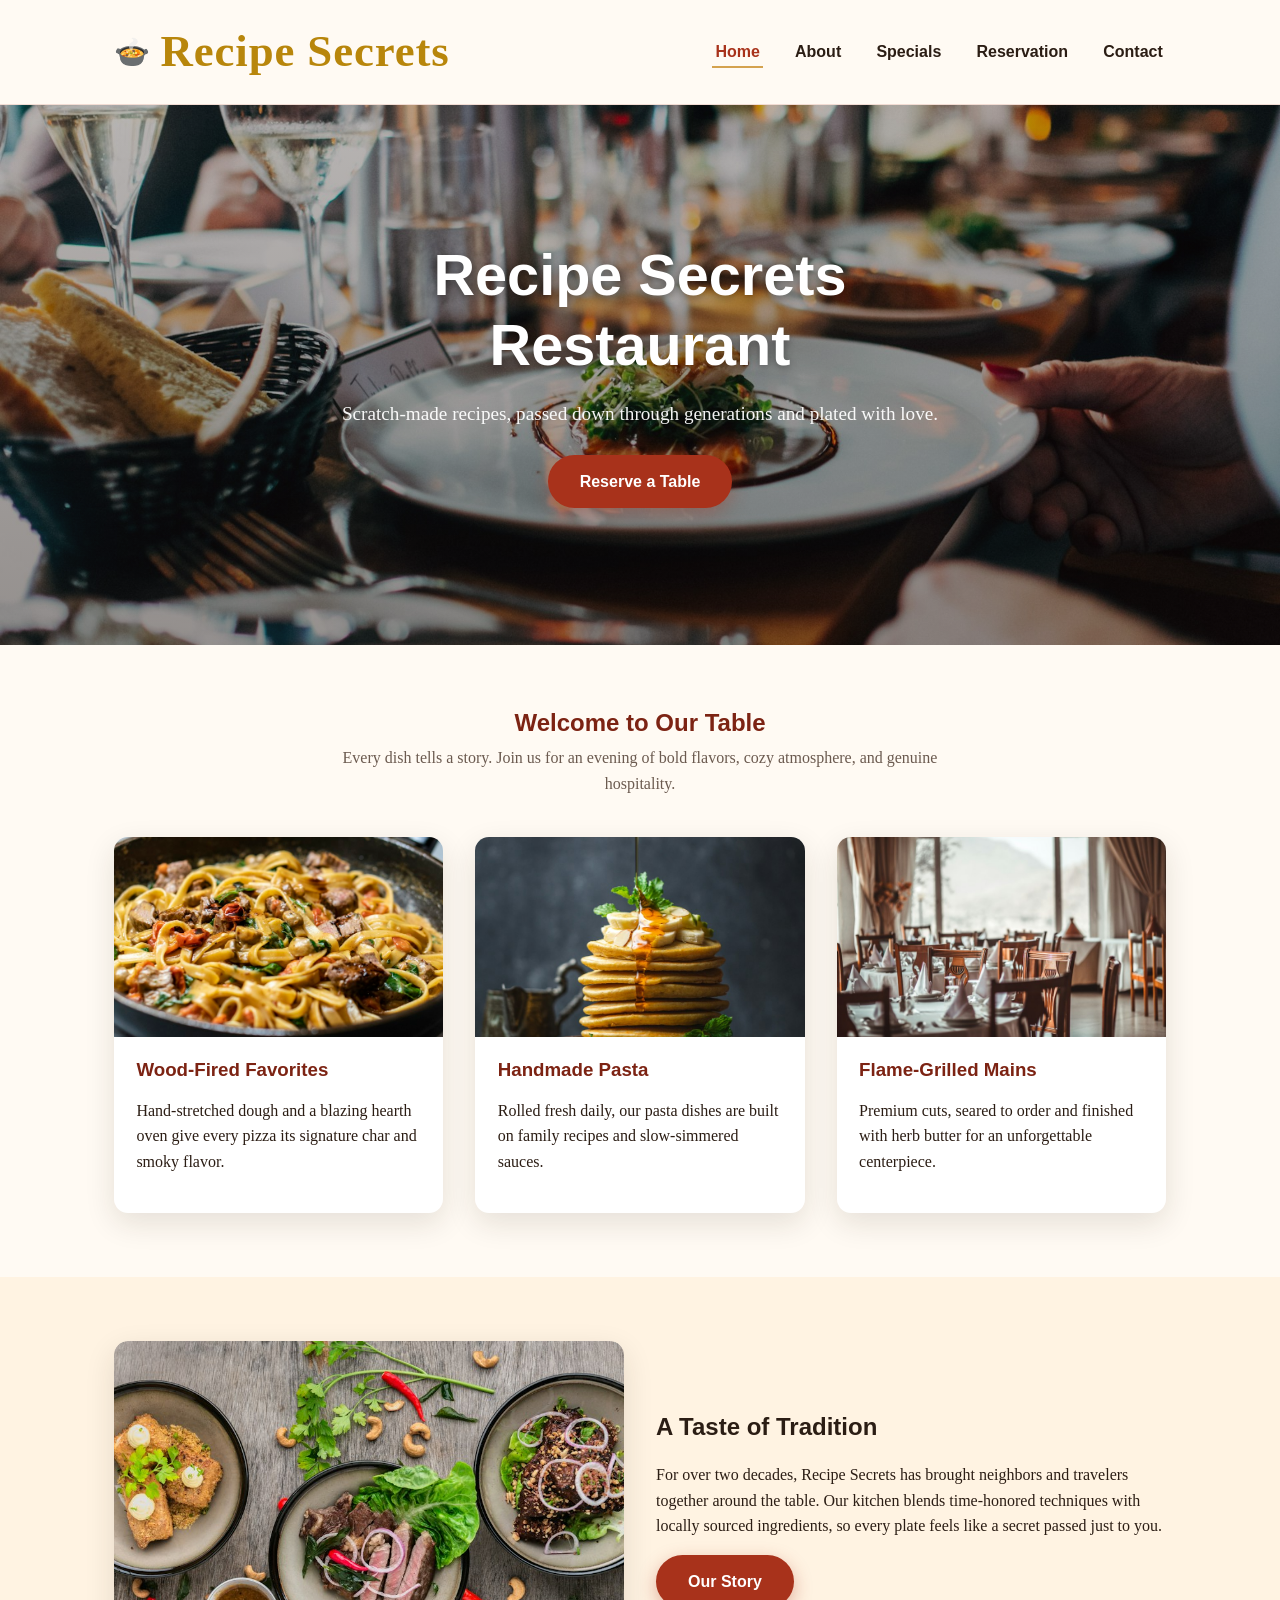
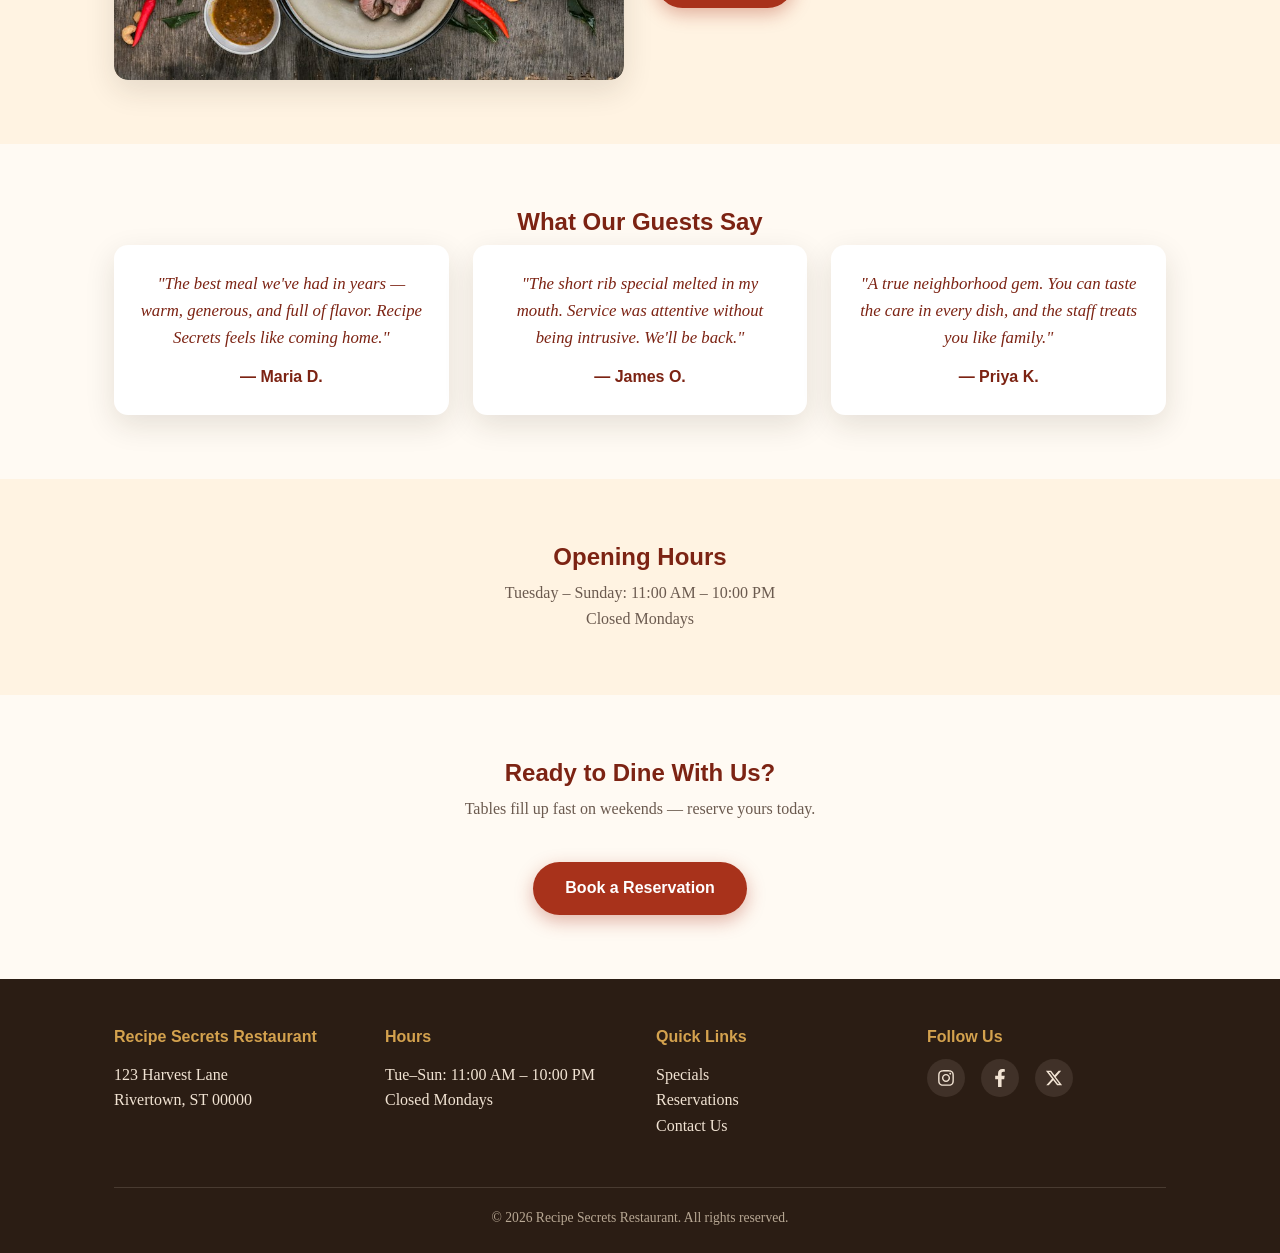
<file: index.html>
<!doctype html>
<html lang="en">
<head>
  <meta charset="UTF-8" />
  <meta name="viewport" content="width=device-width, initial-scale=1.0" />
  <title>Recipe Secrets Restaurant | Home</title>
  <meta name="description" content="Recipe Secrets Restaurant — warm, scratch-made cooking and a dining room that feels like family." />

  <!-- Open Graph -->
  <meta property="og:type" content="website" />
  <meta property="og:title" content="Recipe Secrets Restaurant" />
  <meta property="og:description" content="Scratch-made recipes, passed down through generations and plated with love." />
  <meta property="og:image" content="images/hero-home.jpg" />

  <!-- Favicon: inline SVG, a cream "R" on a paprika-red circle -->
  <link rel="icon" type="image/svg+xml" href="data:image/svg+xml,%3Csvg xmlns='http://www.w3.org/2000/svg' viewBox='0 0 100 100'%3E%3Ccircle cx='50' cy='50' r='50' fill='%23a8321b'/%3E%3Ctext x='50' y='68' font-size='55' font-family='Georgia,serif' font-weight='bold' fill='%23fffaf3' text-anchor='middle'%3ER%3C/text%3E%3C/svg%3E">

  <link rel="stylesheet" href="css/style.css" />
</head>
<body>
  <header class="site-header">
    <nav class="nav">
      <a href="index.html" class="brand"><span class="brand-icon">🍲</span> Recipe Secrets</a>
      <button class="nav-toggle" aria-label="Toggle navigation" aria-expanded="false">
        <span></span><span></span><span></span>
      </button>
      <ul class="nav-links">
        <li><a href="index.html" aria-current="page">Home</a></li>
        <li><a href="about.html">About</a></li>
        <li><a href="specials.html">Specials</a></li>
        <li><a href="reservation.html">Reservation</a></li>
        <li><a href="contact.html">Contact</a></li>
      </ul>
    </nav>
  </header>

  <main>
    <section class="hero" style="background-image: url('images/hero-home.jpg');">
      <div class="hero-content">
        <h1>Recipe Secrets Restaurant</h1>
        <p>Scratch-made recipes, passed down through generations and plated with love.</p>
        <a href="reservation.html" class="btn">Reserve a Table</a>
      </div>
    </section>

    <section>
      <div class="container">
        <h2 class="section-title">Welcome to Our Table</h2>
        <p class="section-subtitle">Every dish tells a story. Join us for an evening of bold flavors, cozy atmosphere, and genuine hospitality.</p>
        <div class="grid grid-3">
          <div class="card">
            <div class="card-img-wrap">
              <img src="images/card-pizza.jpg" alt="Wood-fired pizza fresh from the oven" loading="lazy" />
            </div>
            <div class="card-body">
              <h3>Wood-Fired Favorites</h3>
              <p>Hand-stretched dough and a blazing hearth oven give every pizza its signature char and smoky flavor.</p>
            </div>
          </div>
          <div class="card">
            <div class="card-img-wrap">
              <img src="images/card-pasta.jpg" alt="Fresh handmade pasta dish" loading="lazy" />
            </div>
            <div class="card-body">
              <h3>Handmade Pasta</h3>
              <p>Rolled fresh daily, our pasta dishes are built on family recipes and slow-simmered sauces.</p>
            </div>
          </div>
          <div class="card">
            <div class="card-img-wrap">
              <img src="images/card-steak.jpg" alt="Perfectly seared steak dinner" loading="lazy" />
            </div>
            <div class="card-body">
              <h3>Flame-Grilled Mains</h3>
              <p>Premium cuts, seared to order and finished with herb butter for an unforgettable centerpiece.</p>
            </div>
          </div>
        </div>
      </div>
    </section>

    <section class="section-alt">
      <div class="container">
        <div class="grid grid-2">
          <div class="rounded-photo-wrap reveal">
            <img class="rounded-photo" src="images/content-dining-table.jpg" alt="Beautifully set restaurant dining table" loading="lazy" />
          </div>
          <div>
            <h2>A Taste of Tradition</h2>
            <p>For over two decades, Recipe Secrets has brought neighbors and travelers together around the table. Our kitchen blends time-honored techniques with locally sourced ingredients, so every plate feels like a secret passed just to you.</p>
            <a href="about.html" class="btn">Our Story</a>
          </div>
        </div>
      </div>
    </section>

    <section>
      <div class="container">
        <h2 class="section-title">What Our Guests Say</h2>
        <div class="testimonial-strip">
          <div class="testimonial">
            <p class="quote">"The best meal we've had in years — warm, generous, and full of flavor. Recipe Secrets feels like coming home."</p>
            <cite>— Maria D.</cite>
          </div>
          <div class="testimonial">
            <p class="quote">"The short rib special melted in my mouth. Service was attentive without being intrusive. We'll be back."</p>
            <cite>— James O.</cite>
          </div>
          <div class="testimonial">
            <p class="quote">"A true neighborhood gem. You can taste the care in every dish, and the staff treats you like family."</p>
            <cite>— Priya K.</cite>
          </div>
        </div>
      </div>
    </section>

    <section class="section-alt">
      <div class="container">
        <h2 class="section-title">Opening Hours</h2>
        <p class="section-subtitle" style="margin-bottom:0;">Tuesday – Sunday: 11:00 AM – 10:00 PM<br />Closed Mondays</p>
      </div>
    </section>

    <section>
      <div class="container" style="text-align: center;">
        <h2 class="section-title">Ready to Dine With Us?</h2>
        <p class="section-subtitle">Tables fill up fast on weekends — reserve yours today.</p>
        <a href="reservation.html" class="btn">Book a Reservation</a>
      </div>
    </section>
  </main>

  <footer class="site-footer">
    <div class="container">
      <div class="footer-grid">
        <div>
          <h4>Recipe Secrets Restaurant</h4>
          <p>123 Harvest Lane<br />Rivertown, ST 00000</p>
        </div>
        <div>
          <h4>Hours</h4>
          <p>Tue–Sun: 11:00 AM – 10:00 PM<br />Closed Mondays</p>
        </div>
        <div>
          <h4>Quick Links</h4>
          <p>
            <a href="specials.html">Specials</a><br />
            <a href="reservation.html">Reservations</a><br />
            <a href="contact.html">Contact Us</a>
          </p>
        </div>
        <div>
          <h4>Follow Us</h4>
          <!-- Placeholder social links — replace with the restaurant's real profile URLs -->
          <div class="footer-social">
            <a href="https://instagram.com/example" aria-label="Recipe Secrets on Instagram" target="_blank" rel="noopener">
              <svg viewBox="0 0 448 512" aria-hidden="true"><path d="M224.1 141c-63.6 0-114.9 51.3-114.9 114.9s51.3 114.9 114.9 114.9S339 319.5 339 255.9 287.7 141 224.1 141zm0 189.6c-41.1 0-74.7-33.5-74.7-74.7s33.5-74.7 74.7-74.7 74.7 33.5 74.7 74.7-33.6 74.7-74.7 74.7zm146.4-194.3c0 14.9-12 26.8-26.8 26.8-14.9 0-26.8-12-26.8-26.8s12-26.8 26.8-26.8 26.8 12 26.8 26.8zm76.1 27.2c-1.7-35.9-9.9-67.7-36.2-93.9-26.2-26.2-58-34.4-93.9-36.2-37-2.1-147.9-2.1-184.9 0-35.8 1.7-67.6 9.9-93.9 36.1s-34.4 58-36.2 93.9c-2.1 37-2.1 147.9 0 184.9 1.7 35.9 9.9 67.7 36.2 93.9s58 34.4 93.9 36.2c37 2.1 147.9 2.1 184.9 0 35.9-1.7 67.7-9.9 93.9-36.2 26.2-26.2 34.4-58 36.2-93.9 2.1-37 2.1-147.8 0-184.8zM398.8 388c-7.8 19.6-22.9 34.7-42.6 42.6-29.5 11.7-99.5 9-132.1 9s-102.7 2.6-132.1-9c-19.6-7.8-34.7-22.9-42.6-42.6-11.7-29.5-9-99.5-9-132.1s-2.6-102.7 9-132.1c7.8-19.6 22.9-34.7 42.6-42.6 29.5-11.7 99.5-9 132.1-9s102.7-2.6 132.1 9c19.6 7.8 34.7 22.9 42.6 42.6 11.7 29.5 9 99.5 9 132.1s2.7 102.7-9 132.1z"/></svg>
            </a>
            <a href="https://facebook.com/example" aria-label="Recipe Secrets on Facebook" target="_blank" rel="noopener">
              <svg viewBox="0 0 320 512" aria-hidden="true"><path d="M279.14 288l14.22-92.66h-88.91v-66.5c0-25.35 12.42-50.06 52.24-50.06h40.42V6.26S260.43 0 225.36 0c-73.22 0-121.08 44.38-121.08 124.72v70.62H22.89V288h81.39v224h100.17V288z"/></svg>
            </a>
            <a href="https://x.com/example" aria-label="Recipe Secrets on X" target="_blank" rel="noopener">
              <svg viewBox="0 0 512 512" aria-hidden="true"><path d="M389.2 48h70.6L305.6 224.2 487 464H345L233.7 318.6 106.5 464H35.8l164.9-188.5L26.8 48H172.4L272.9 180.9 389.2 48zM364.4 421.8h39.1L151.1 88h-42L364.4 421.8z"/></svg>
            </a>
          </div>
        </div>
      </div>
      <div class="footer-bottom">
        &copy; 2026 Recipe Secrets Restaurant. All rights reserved.
      </div>
    </div>
  </footer>

  <script src="js/main.js"></script>
</body>
</html>
</file>
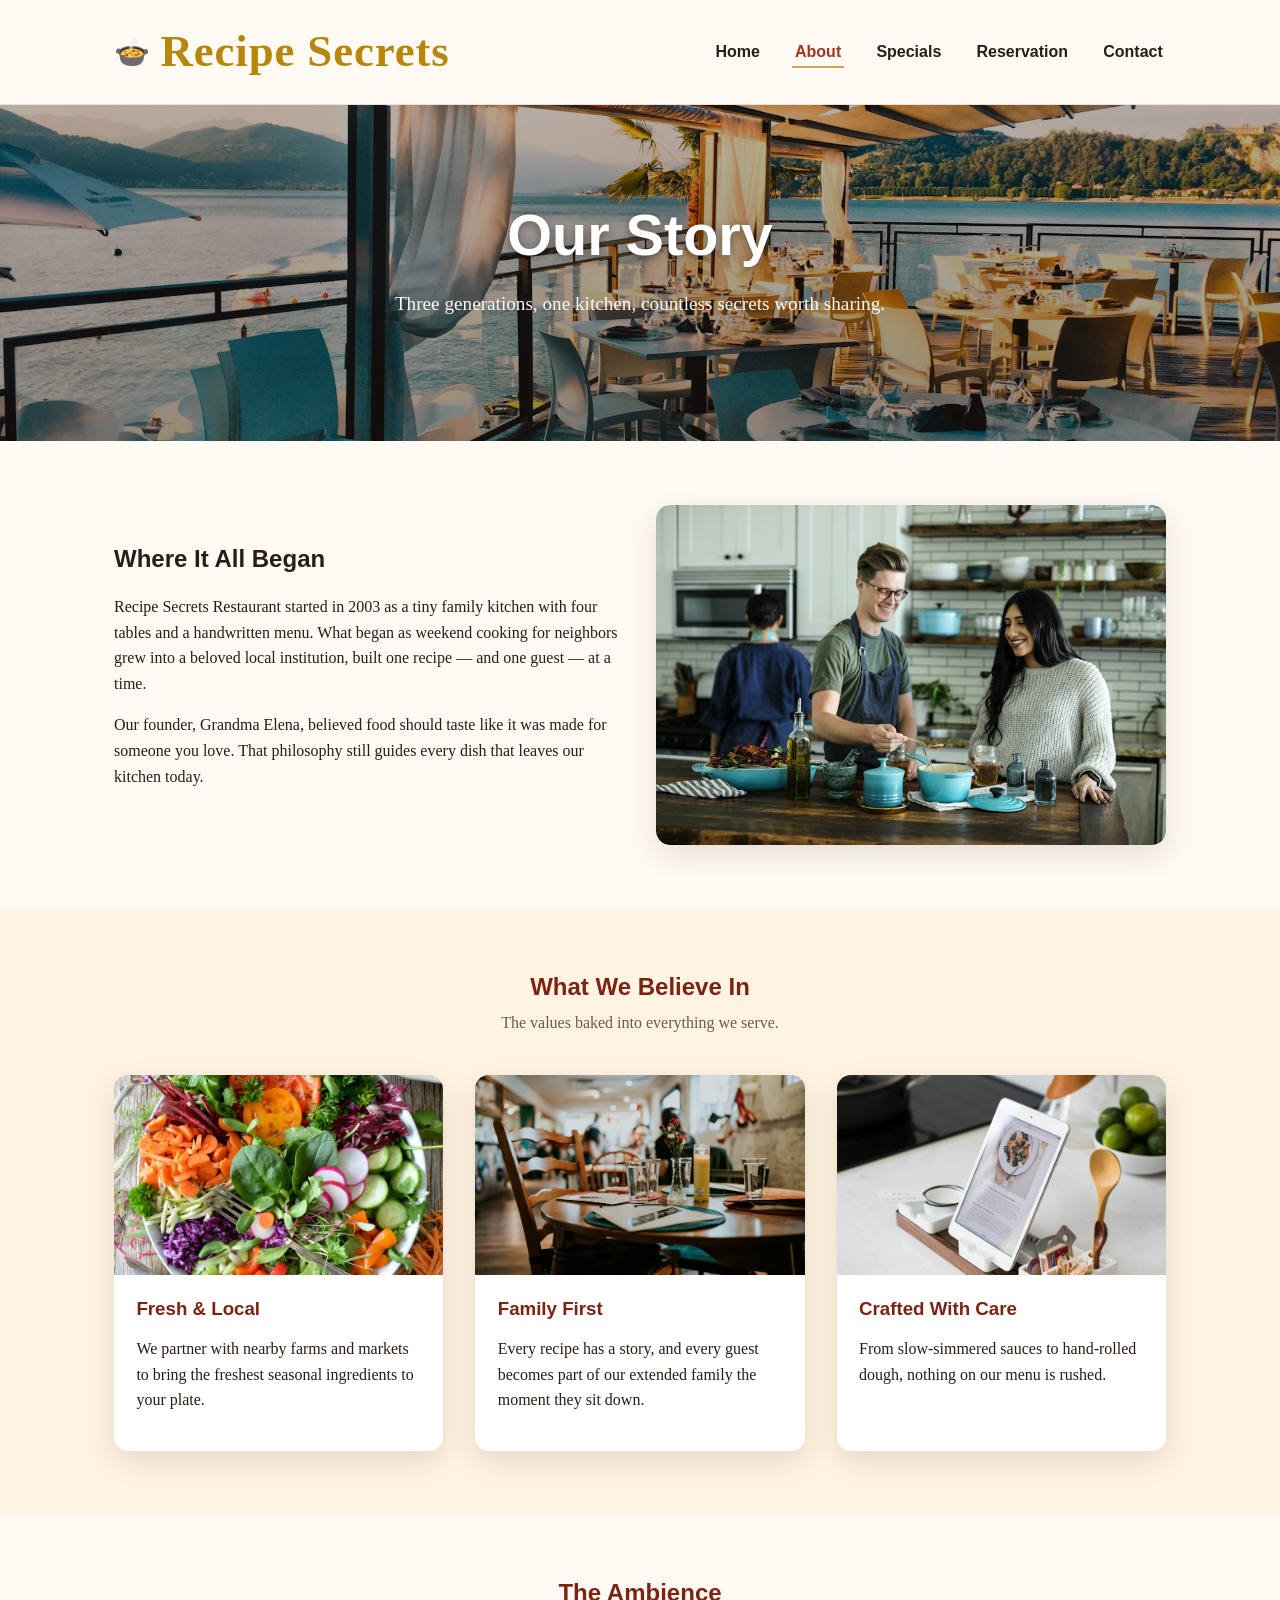
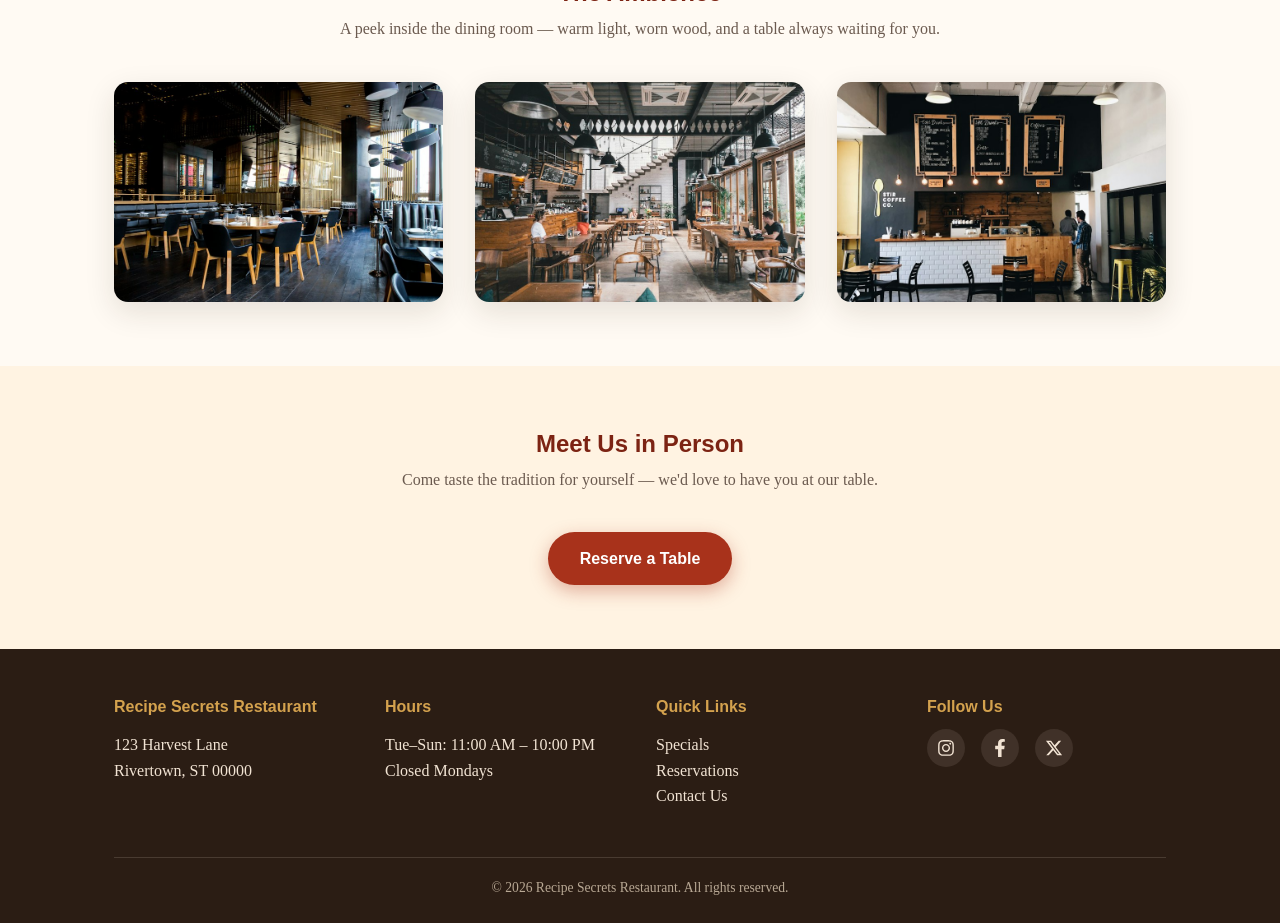
<file: about.html>
<!doctype html>
<html lang="en">
<head>
  <meta charset="UTF-8" />
  <meta name="viewport" content="width=device-width, initial-scale=1.0" />
  <title>About Us | Recipe Secrets Restaurant</title>
  <meta name="description" content="Learn the story behind Recipe Secrets Restaurant and the family who built it." />

  <!-- Open Graph -->
  <meta property="og:type" content="website" />
  <meta property="og:title" content="Our Story | Recipe Secrets Restaurant" />
  <meta property="og:description" content="Three generations, one kitchen, countless secrets worth sharing." />
  <meta property="og:image" content="images/hero-about.jpg" />

  <!-- Favicon: inline SVG, a cream "R" on a paprika-red circle -->
  <link rel="icon" type="image/svg+xml" href="data:image/svg+xml,%3Csvg xmlns='http://www.w3.org/2000/svg' viewBox='0 0 100 100'%3E%3Ccircle cx='50' cy='50' r='50' fill='%23a8321b'/%3E%3Ctext x='50' y='68' font-size='55' font-family='Georgia,serif' font-weight='bold' fill='%23fffaf3' text-anchor='middle'%3ER%3C/text%3E%3C/svg%3E">

  <link rel="stylesheet" href="css/style.css" />
</head>
<body>
  <header class="site-header">
    <nav class="nav">
      <a href="index.html" class="brand"><span class="brand-icon">🍲</span> Recipe Secrets</a>
      <button class="nav-toggle" aria-label="Toggle navigation" aria-expanded="false">
        <span></span><span></span><span></span>
      </button>
      <ul class="nav-links">
        <li><a href="index.html">Home</a></li>
        <li><a href="about.html" aria-current="page">About</a></li>
        <li><a href="specials.html">Specials</a></li>
        <li><a href="reservation.html">Reservation</a></li>
        <li><a href="contact.html">Contact</a></li>
      </ul>
    </nav>
  </header>

  <main>
    <section class="hero hero-small" style="background-image: url('images/hero-about.jpg');">
      <div class="hero-content">
        <h1>Our Story</h1>
        <p>Three generations, one kitchen, countless secrets worth sharing.</p>
      </div>
    </section>

    <section>
      <div class="container">
        <div class="grid grid-2">
          <div>
            <h2>Where It All Began</h2>
            <p>Recipe Secrets Restaurant started in 2003 as a tiny family kitchen with four tables and a handwritten menu. What began as weekend cooking for neighbors grew into a beloved local institution, built one recipe — and one guest — at a time.</p>
            <p>Our founder, Grandma Elena, believed food should taste like it was made for someone you love. That philosophy still guides every dish that leaves our kitchen today.</p>
          </div>
          <div class="rounded-photo-wrap reveal">
            <img class="rounded-photo" src="images/content-chef-kitchen.jpg" alt="Chef preparing a dish in the kitchen" loading="lazy" />
          </div>
        </div>
      </div>
    </section>

    <section class="section-alt">
      <div class="container">
        <h2 class="section-title">What We Believe In</h2>
        <p class="section-subtitle">The values baked into everything we serve.</p>
        <div class="grid grid-3">
          <div class="card">
            <div class="card-img-wrap">
              <img src="images/card-fresh-local.jpg" alt="Fresh local vegetables and ingredients" loading="lazy" />
            </div>
            <div class="card-body">
              <h3>Fresh & Local</h3>
              <p>We partner with nearby farms and markets to bring the freshest seasonal ingredients to your plate.</p>
            </div>
          </div>
          <div class="card">
            <div class="card-img-wrap">
              <img src="images/card-family.jpg" alt="Family gathered around a dinner table" loading="lazy" />
            </div>
            <div class="card-body">
              <h3>Family First</h3>
              <p>Every recipe has a story, and every guest becomes part of our extended family the moment they sit down.</p>
            </div>
          </div>
          <div class="card">
            <div class="card-img-wrap">
              <img src="images/card-plating.jpg" alt="Chef plating a gourmet dish with care" loading="lazy" />
            </div>
            <div class="card-body">
              <h3>Crafted With Care</h3>
              <p>From slow-simmered sauces to hand-rolled dough, nothing on our menu is rushed.</p>
            </div>
          </div>
        </div>
      </div>
    </section>

    <section>
      <div class="container">
        <h2 class="section-title">The Ambience</h2>
        <p class="section-subtitle">A peek inside the dining room — warm light, worn wood, and a table always waiting for you.</p>
        <div class="grid grid-3">
          <a class="gallery-item reveal" href="images/ambience-table-setting.jpg" target="_blank" rel="noopener">
            <img src="images/ambience-table-setting.jpg" alt="Candlelit table setting in the dining room" loading="lazy" />
          </a>
          <a class="gallery-item reveal" href="images/ambience-dining-room.jpg" target="_blank" rel="noopener">
            <img src="images/ambience-dining-room.jpg" alt="Warm, inviting dining room interior" loading="lazy" />
          </a>
          <a class="gallery-item reveal" href="images/ambience-bar.jpg" target="_blank" rel="noopener">
            <img src="images/ambience-bar.jpg" alt="Cozy bar area with ambient lighting" loading="lazy" />
          </a>
        </div>
      </div>
    </section>

    <section class="section-alt">
      <div class="container" style="text-align: center;">
        <h2 class="section-title">Meet Us in Person</h2>
        <p class="section-subtitle">Come taste the tradition for yourself — we'd love to have you at our table.</p>
        <a href="reservation.html" class="btn">Reserve a Table</a>
      </div>
    </section>
  </main>

  <footer class="site-footer">
    <div class="container">
      <div class="footer-grid">
        <div>
          <h4>Recipe Secrets Restaurant</h4>
          <p>123 Harvest Lane<br />Rivertown, ST 00000</p>
        </div>
        <div>
          <h4>Hours</h4>
          <p>Tue–Sun: 11:00 AM – 10:00 PM<br />Closed Mondays</p>
        </div>
        <div>
          <h4>Quick Links</h4>
          <p>
            <a href="specials.html">Specials</a><br />
            <a href="reservation.html">Reservations</a><br />
            <a href="contact.html">Contact Us</a>
          </p>
        </div>
        <div>
          <h4>Follow Us</h4>
          <!-- Placeholder social links — replace with the restaurant's real profile URLs -->
          <div class="footer-social">
            <a href="https://instagram.com/example" aria-label="Recipe Secrets on Instagram" target="_blank" rel="noopener">
              <svg viewBox="0 0 448 512" aria-hidden="true"><path d="M224.1 141c-63.6 0-114.9 51.3-114.9 114.9s51.3 114.9 114.9 114.9S339 319.5 339 255.9 287.7 141 224.1 141zm0 189.6c-41.1 0-74.7-33.5-74.7-74.7s33.5-74.7 74.7-74.7 74.7 33.5 74.7 74.7-33.6 74.7-74.7 74.7zm146.4-194.3c0 14.9-12 26.8-26.8 26.8-14.9 0-26.8-12-26.8-26.8s12-26.8 26.8-26.8 26.8 12 26.8 26.8zm76.1 27.2c-1.7-35.9-9.9-67.7-36.2-93.9-26.2-26.2-58-34.4-93.9-36.2-37-2.1-147.9-2.1-184.9 0-35.8 1.7-67.6 9.9-93.9 36.1s-34.4 58-36.2 93.9c-2.1 37-2.1 147.9 0 184.9 1.7 35.9 9.9 67.7 36.2 93.9s58 34.4 93.9 36.2c37 2.1 147.9 2.1 184.9 0 35.9-1.7 67.7-9.9 93.9-36.2 26.2-26.2 34.4-58 36.2-93.9 2.1-37 2.1-147.8 0-184.8zM398.8 388c-7.8 19.6-22.9 34.7-42.6 42.6-29.5 11.7-99.5 9-132.1 9s-102.7 2.6-132.1-9c-19.6-7.8-34.7-22.9-42.6-42.6-11.7-29.5-9-99.5-9-132.1s-2.6-102.7 9-132.1c7.8-19.6 22.9-34.7 42.6-42.6 29.5-11.7 99.5-9 132.1-9s102.7-2.6 132.1 9c19.6 7.8 34.7 22.9 42.6 42.6 11.7 29.5 9 99.5 9 132.1s2.7 102.7-9 132.1z"/></svg>
            </a>
            <a href="https://facebook.com/example" aria-label="Recipe Secrets on Facebook" target="_blank" rel="noopener">
              <svg viewBox="0 0 320 512" aria-hidden="true"><path d="M279.14 288l14.22-92.66h-88.91v-66.5c0-25.35 12.42-50.06 52.24-50.06h40.42V6.26S260.43 0 225.36 0c-73.22 0-121.08 44.38-121.08 124.72v70.62H22.89V288h81.39v224h100.17V288z"/></svg>
            </a>
            <a href="https://x.com/example" aria-label="Recipe Secrets on X" target="_blank" rel="noopener">
              <svg viewBox="0 0 512 512" aria-hidden="true"><path d="M389.2 48h70.6L305.6 224.2 487 464H345L233.7 318.6 106.5 464H35.8l164.9-188.5L26.8 48H172.4L272.9 180.9 389.2 48zM364.4 421.8h39.1L151.1 88h-42L364.4 421.8z"/></svg>
            </a>
          </div>
        </div>
      </div>
      <div class="footer-bottom">
        &copy; 2026 Recipe Secrets Restaurant. All rights reserved.
      </div>
    </div>
  </footer>

  <script src="js/main.js"></script>
</body>
</html>
</file>
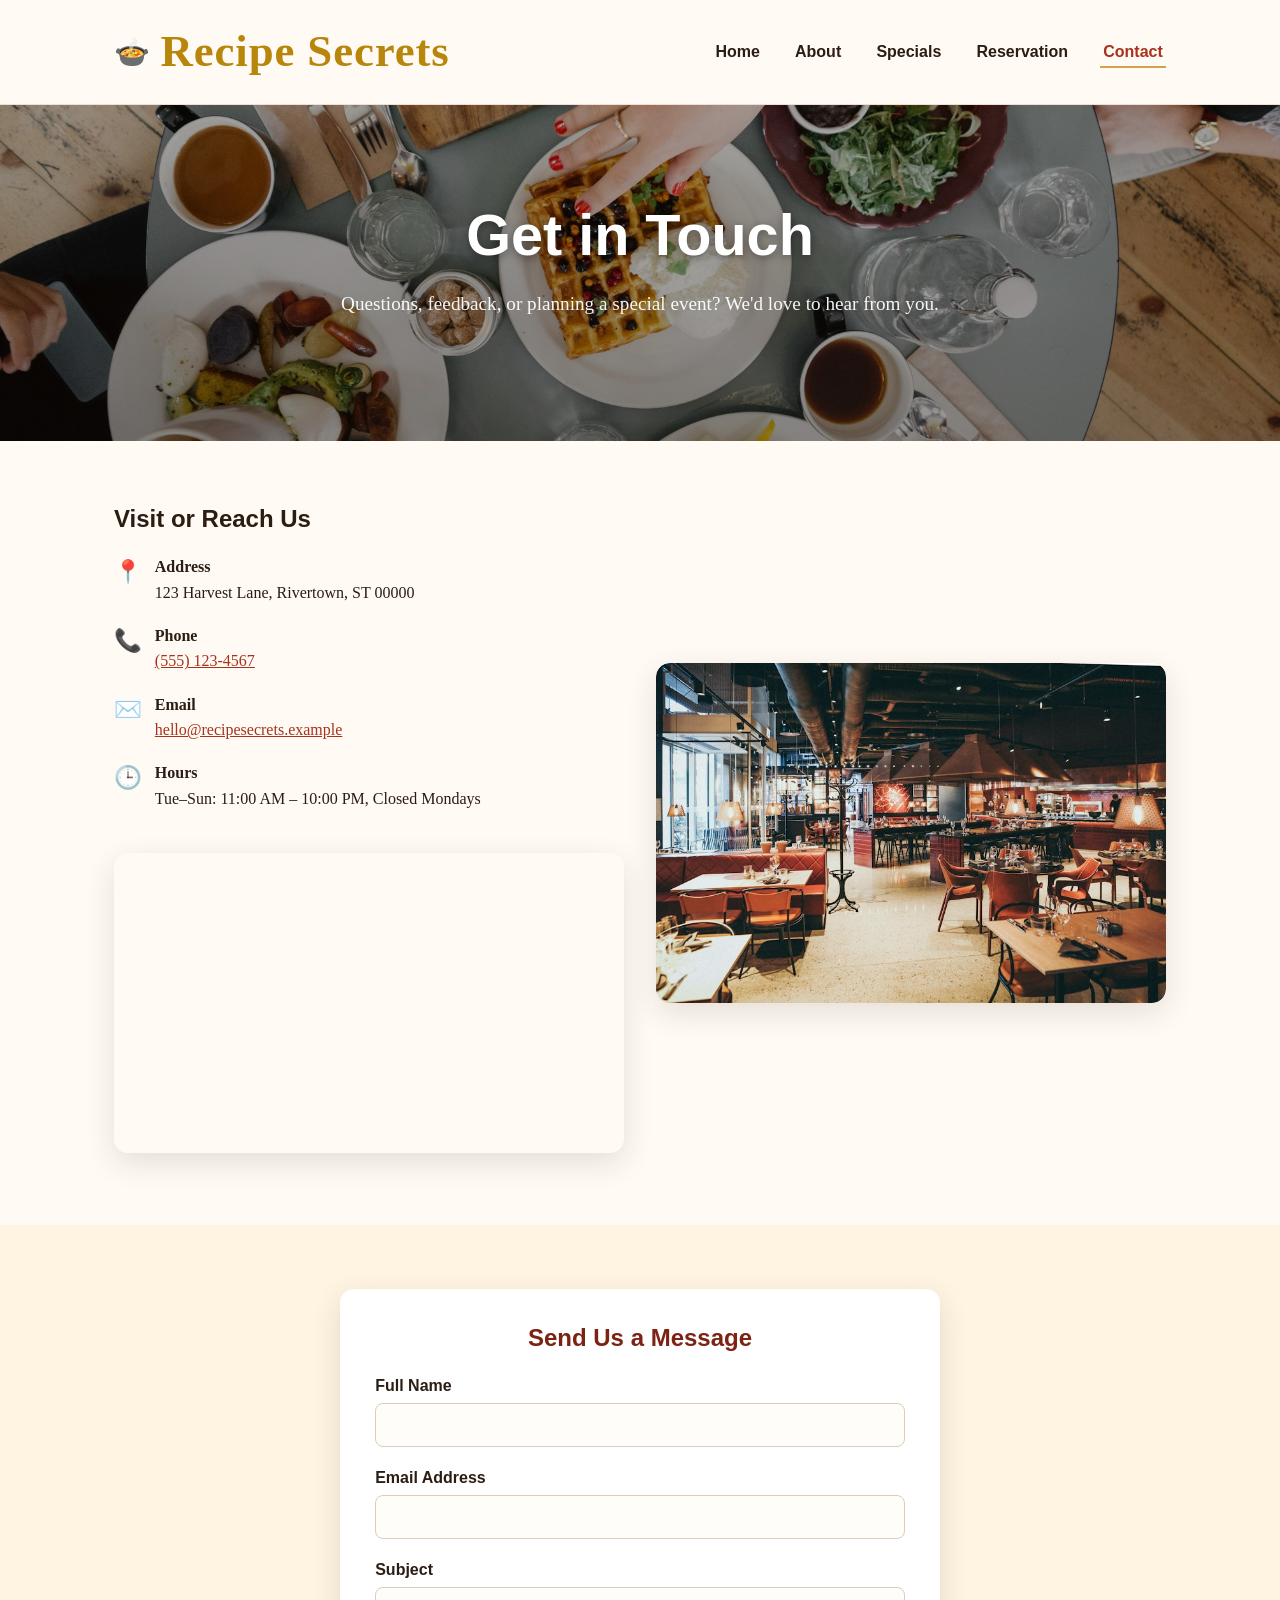
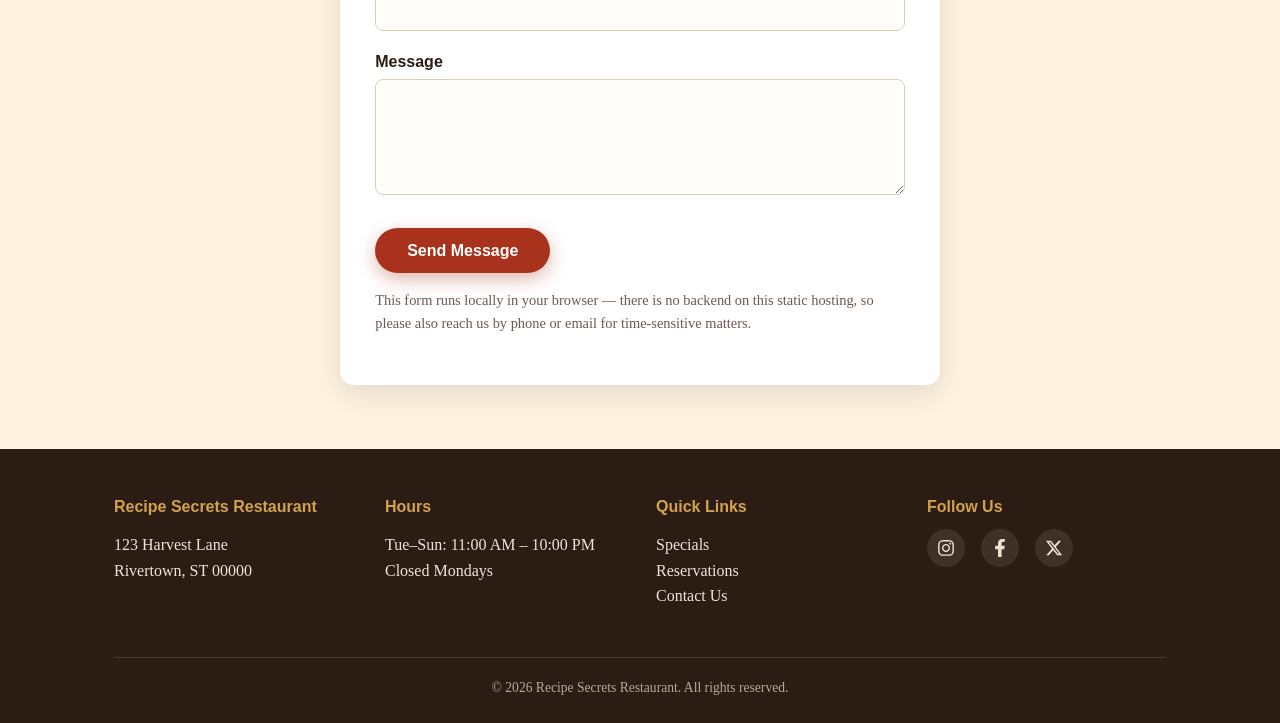
<file: contact.html>
<!doctype html>
<html lang="en">
<head>
  <meta charset="UTF-8" />
  <meta name="viewport" content="width=device-width, initial-scale=1.0" />
  <title>Contact Us | Recipe Secrets Restaurant</title>
  <meta name="description" content="Get in touch with Recipe Secrets Restaurant — location, hours, and contact form." />

  <!-- Open Graph -->
  <meta property="og:type" content="website" />
  <meta property="og:title" content="Contact | Recipe Secrets Restaurant" />
  <meta property="og:description" content="Questions, feedback, or planning a special event? We'd love to hear from you." />
  <meta property="og:image" content="images/hero-contact.jpg" />

  <!-- Favicon: inline SVG, a cream "R" on a paprika-red circle -->
  <link rel="icon" type="image/svg+xml" href="data:image/svg+xml,%3Csvg xmlns='http://www.w3.org/2000/svg' viewBox='0 0 100 100'%3E%3Ccircle cx='50' cy='50' r='50' fill='%23a8321b'/%3E%3Ctext x='50' y='68' font-size='55' font-family='Georgia,serif' font-weight='bold' fill='%23fffaf3' text-anchor='middle'%3ER%3C/text%3E%3C/svg%3E">

  <link rel="stylesheet" href="css/style.css" />
</head>
<body>
  <header class="site-header">
    <nav class="nav">
      <a href="index.html" class="brand"><span class="brand-icon">🍲</span> Recipe Secrets</a>
      <button class="nav-toggle" aria-label="Toggle navigation" aria-expanded="false">
        <span></span><span></span><span></span>
      </button>
      <ul class="nav-links">
        <li><a href="index.html">Home</a></li>
        <li><a href="about.html">About</a></li>
        <li><a href="specials.html">Specials</a></li>
        <li><a href="reservation.html">Reservation</a></li>
        <li><a href="contact.html" aria-current="page">Contact</a></li>
      </ul>
    </nav>
  </header>

  <main>
    <section class="hero hero-small" style="background-image: url('images/hero-contact.jpg');">
      <div class="hero-content">
        <h1>Get in Touch</h1>
        <p>Questions, feedback, or planning a special event? We'd love to hear from you.</p>
      </div>
    </section>

    <section>
      <div class="container">
        <div class="grid grid-2">
          <div>
            <h2>Visit or Reach Us</h2>
            <ul class="info-list">
              <li>
                <span class="icon">📍</span>
                <span><strong>Address</strong><br />123 Harvest Lane, Rivertown, ST 00000</span>
              </li>
              <li>
                <span class="icon">📞</span>
                <span><strong>Phone</strong><br /><a href="tel:+15551234567">(555) 123-4567</a></span>
              </li>
              <li>
                <span class="icon">✉️</span>
                <span><strong>Email</strong><br /><a href="mailto:hello@recipesecrets.example">hello@recipesecrets.example</a></span>
              </li>
              <li>
                <span class="icon">🕒</span>
                <span><strong>Hours</strong><br />Tue–Sun: 11:00 AM – 10:00 PM, Closed Mondays</span>
              </li>
            </ul>

            <!--
              Placeholder Google Map embed (no API key needed) for the sample
              address above, using Google's plain "output=embed" query format.
              Replace the query text with the restaurant's real address.
            -->
            <iframe
              title="Map showing the location of Recipe Secrets Restaurant"
              src="https://www.google.com/maps?q=123+Harvest+Lane,+Rivertown,+ST+00000&output=embed"
              width="100%"
              height="300"
              style="border:0; border-radius: var(--radius); box-shadow: var(--shadow); margin-top: 1.5rem;"
              loading="lazy"
              referrerpolicy="no-referrer-when-downgrade">
            </iframe>
          </div>
          <div class="rounded-photo-wrap reveal">
            <img class="rounded-photo" src="images/content-restaurant-interior.jpg" alt="Cozy restaurant interior seating area" loading="lazy" />
          </div>
        </div>
      </div>
    </section>

    <section class="section-alt">
      <div class="container">
        <form class="form-card" data-validate novalidate>
          <h2 style="text-align:center; color: var(--color-primary-dark);">Send Us a Message</h2>

          <div class="field">
            <label for="contact-name">Full Name</label>
            <input type="text" id="contact-name" name="name" required />
            <p class="error-text">Please enter your name.</p>
          </div>

          <div class="field">
            <label for="contact-email">Email Address</label>
            <input type="email" id="contact-email" name="email" required />
            <p class="error-text">Please enter a valid email address.</p>
          </div>

          <div class="field">
            <label for="contact-subject">Subject</label>
            <input type="text" id="contact-subject" name="subject" required />
            <p class="error-text">Please enter a subject.</p>
          </div>

          <div class="field">
            <label for="contact-message">Message</label>
            <textarea id="contact-message" name="message" rows="5" required></textarea>
            <p class="error-text">Please enter a message.</p>
          </div>

          <div class="form-actions">
            <button type="submit" class="btn">Send Message</button>
          </div>

          <p class="form-note">This form runs locally in your browser — there is no backend on this static hosting, so please also reach us by phone or email for time-sensitive matters.</p>

          <div class="form-success" role="status">
            Thanks for reaching out! We'll get back to you as soon as possible.
          </div>
        </form>
      </div>
    </section>
  </main>

  <footer class="site-footer">
    <div class="container">
      <div class="footer-grid">
        <div>
          <h4>Recipe Secrets Restaurant</h4>
          <p>123 Harvest Lane<br />Rivertown, ST 00000</p>
        </div>
        <div>
          <h4>Hours</h4>
          <p>Tue–Sun: 11:00 AM – 10:00 PM<br />Closed Mondays</p>
        </div>
        <div>
          <h4>Quick Links</h4>
          <p>
            <a href="specials.html">Specials</a><br />
            <a href="reservation.html">Reservations</a><br />
            <a href="contact.html">Contact Us</a>
          </p>
        </div>
        <div>
          <h4>Follow Us</h4>
          <!-- Placeholder social links — replace with the restaurant's real profile URLs -->
          <div class="footer-social">
            <a href="https://instagram.com/example" aria-label="Recipe Secrets on Instagram" target="_blank" rel="noopener">
              <svg viewBox="0 0 448 512" aria-hidden="true"><path d="M224.1 141c-63.6 0-114.9 51.3-114.9 114.9s51.3 114.9 114.9 114.9S339 319.5 339 255.9 287.7 141 224.1 141zm0 189.6c-41.1 0-74.7-33.5-74.7-74.7s33.5-74.7 74.7-74.7 74.7 33.5 74.7 74.7-33.6 74.7-74.7 74.7zm146.4-194.3c0 14.9-12 26.8-26.8 26.8-14.9 0-26.8-12-26.8-26.8s12-26.8 26.8-26.8 26.8 12 26.8 26.8zm76.1 27.2c-1.7-35.9-9.9-67.7-36.2-93.9-26.2-26.2-58-34.4-93.9-36.2-37-2.1-147.9-2.1-184.9 0-35.8 1.7-67.6 9.9-93.9 36.1s-34.4 58-36.2 93.9c-2.1 37-2.1 147.9 0 184.9 1.7 35.9 9.9 67.7 36.2 93.9s58 34.4 93.9 36.2c37 2.1 147.9 2.1 184.9 0 35.9-1.7 67.7-9.9 93.9-36.2 26.2-26.2 34.4-58 36.2-93.9 2.1-37 2.1-147.8 0-184.8zM398.8 388c-7.8 19.6-22.9 34.7-42.6 42.6-29.5 11.7-99.5 9-132.1 9s-102.7 2.6-132.1-9c-19.6-7.8-34.7-22.9-42.6-42.6-11.7-29.5-9-99.5-9-132.1s-2.6-102.7 9-132.1c7.8-19.6 22.9-34.7 42.6-42.6 29.5-11.7 99.5-9 132.1-9s102.7-2.6 132.1 9c19.6 7.8 34.7 22.9 42.6 42.6 11.7 29.5 9 99.5 9 132.1s2.7 102.7-9 132.1z"/></svg>
            </a>
            <a href="https://facebook.com/example" aria-label="Recipe Secrets on Facebook" target="_blank" rel="noopener">
              <svg viewBox="0 0 320 512" aria-hidden="true"><path d="M279.14 288l14.22-92.66h-88.91v-66.5c0-25.35 12.42-50.06 52.24-50.06h40.42V6.26S260.43 0 225.36 0c-73.22 0-121.08 44.38-121.08 124.72v70.62H22.89V288h81.39v224h100.17V288z"/></svg>
            </a>
            <a href="https://x.com/example" aria-label="Recipe Secrets on X" target="_blank" rel="noopener">
              <svg viewBox="0 0 512 512" aria-hidden="true"><path d="M389.2 48h70.6L305.6 224.2 487 464H345L233.7 318.6 106.5 464H35.8l164.9-188.5L26.8 48H172.4L272.9 180.9 389.2 48zM364.4 421.8h39.1L151.1 88h-42L364.4 421.8z"/></svg>
            </a>
          </div>
        </div>
      </div>
      <div class="footer-bottom">
        &copy; 2026 Recipe Secrets Restaurant. All rights reserved.
      </div>
    </div>
  </footer>

  <script src="js/main.js"></script>
</body>
</html>
</file>
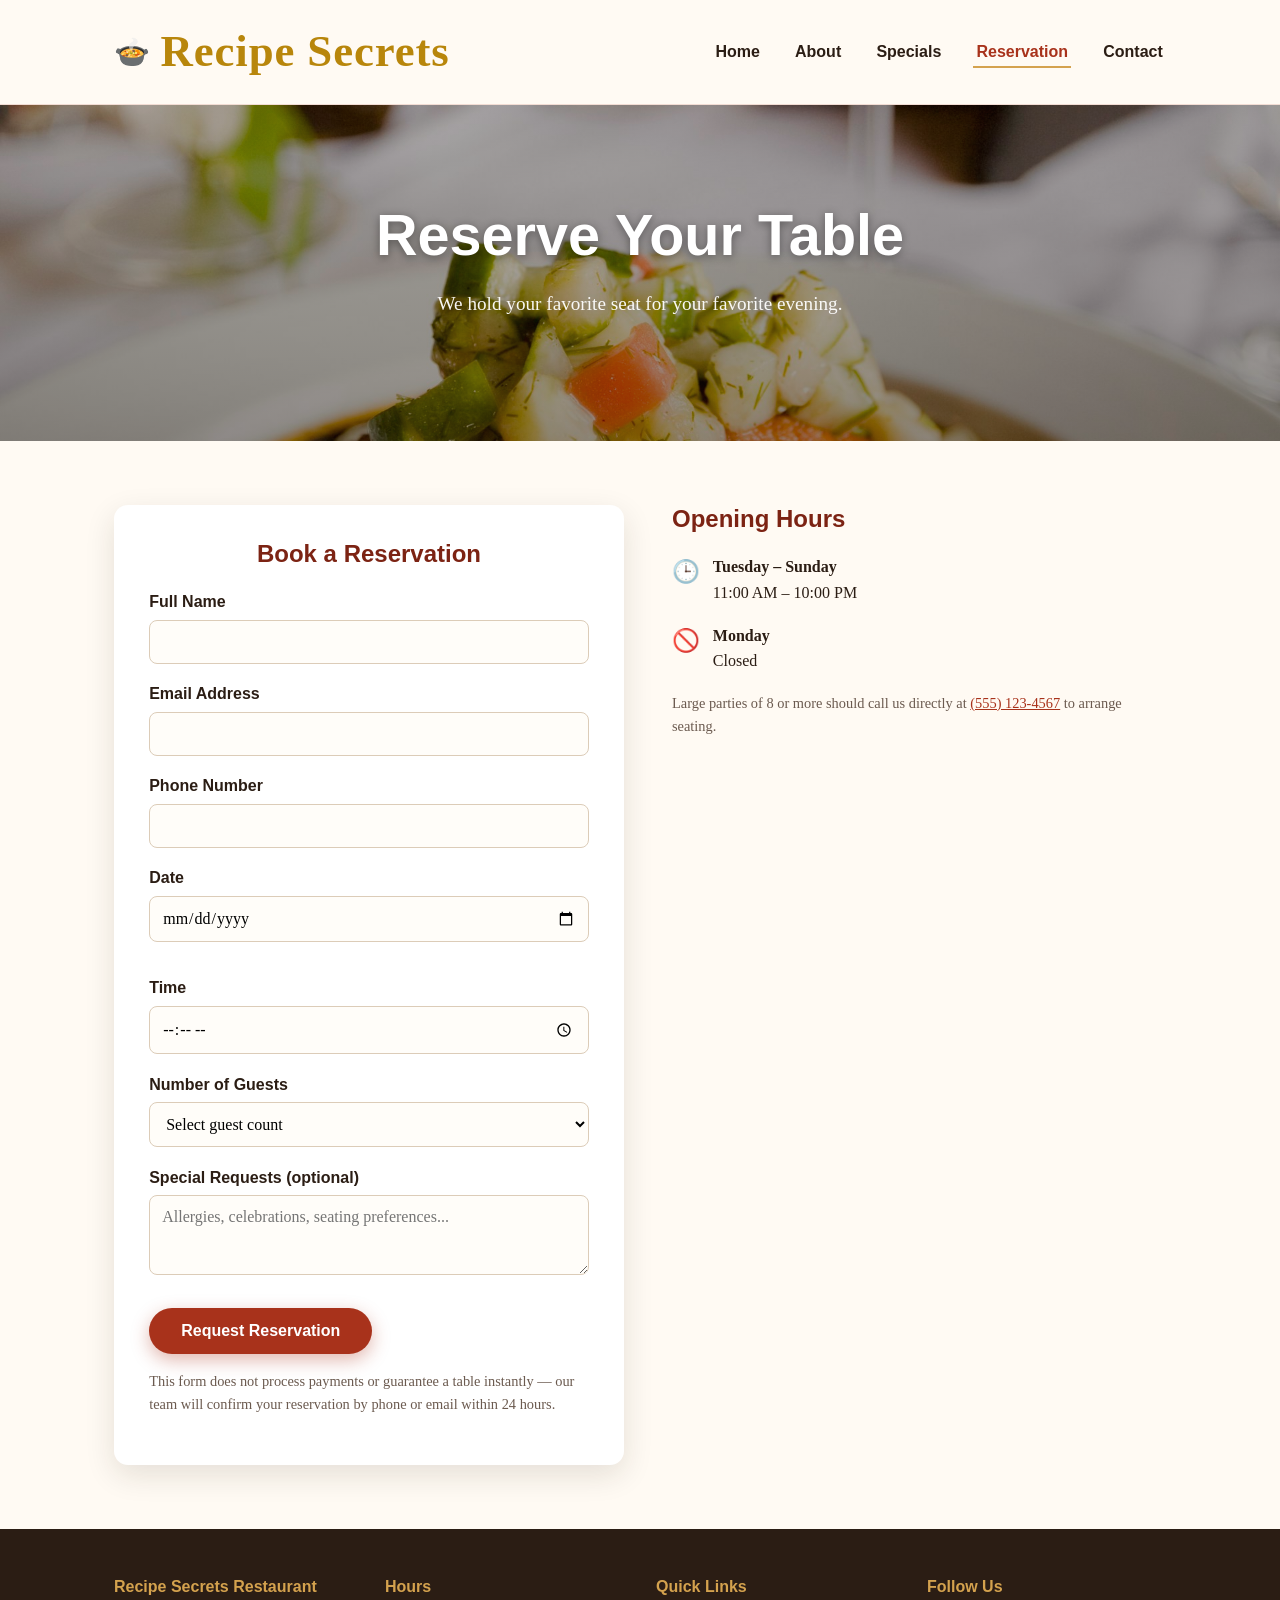
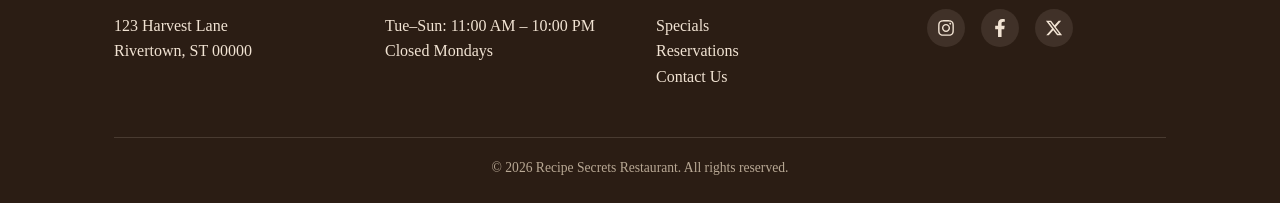
<file: reservation.html>
<!doctype html>
<html lang="en">
<head>
  <meta charset="UTF-8" />
  <meta name="viewport" content="width=device-width, initial-scale=1.0" />
  <title>Reservations | Recipe Secrets Restaurant</title>
  <meta name="description" content="Reserve your table at Recipe Secrets Restaurant." />

  <!-- Open Graph -->
  <meta property="og:type" content="website" />
  <meta property="og:title" content="Reserve a Table | Recipe Secrets Restaurant" />
  <meta property="og:description" content="We hold your favorite seat for your favorite evening." />
  <meta property="og:image" content="images/hero-specials.jpg" />

  <!-- Favicon: inline SVG, a cream "R" on a paprika-red circle -->
  <link rel="icon" type="image/svg+xml" href="data:image/svg+xml,%3Csvg xmlns='http://www.w3.org/2000/svg' viewBox='0 0 100 100'%3E%3Ccircle cx='50' cy='50' r='50' fill='%23a8321b'/%3E%3Ctext x='50' y='68' font-size='55' font-family='Georgia,serif' font-weight='bold' fill='%23fffaf3' text-anchor='middle'%3ER%3C/text%3E%3C/svg%3E">

  <link rel="stylesheet" href="css/style.css" />
</head>
<body>
  <header class="site-header">
    <nav class="nav">
      <a href="index.html" class="brand"><span class="brand-icon">🍲</span> Recipe Secrets</a>
      <button class="nav-toggle" aria-label="Toggle navigation" aria-expanded="false">
        <span></span><span></span><span></span>
      </button>
      <ul class="nav-links">
        <li><a href="index.html">Home</a></li>
        <li><a href="about.html">About</a></li>
        <li><a href="specials.html">Specials</a></li>
        <li><a href="reservation.html" aria-current="page">Reservation</a></li>
        <li><a href="contact.html">Contact</a></li>
      </ul>
    </nav>
  </header>

  <main>
    <section class="hero hero-small" style="background-image: url('images/hero-specials.jpg');">
      <div class="hero-content">
        <h1>Reserve Your Table</h1>
        <p>We hold your favorite seat for your favorite evening.</p>
      </div>
    </section>

    <section>
      <div class="container">
        <div class="grid grid-2" style="align-items: start;">
          <div>
            <!--
              Formspree setup (placeholder): replace YOUR_FORM_ID below with a real
              Formspree form id (https://formspree.io) to receive these submissions
              by email. method="POST" is already set for that handoff.

              Demo note: js/main.js still calls event.preventDefault() on submit so
              this page can show the friendly confirmation message locally without a
              live backend. To let real submissions reach Formspree in production,
              remove/branch on that preventDefault() once a real form ID is in place.
            -->
            <form class="form-card" action="https://formspree.io/f/YOUR_FORM_ID" method="POST" data-validate novalidate>
              <h2 style="text-align:center; color: var(--color-primary-dark);">Book a Reservation</h2>

              <div class="field">
                <label for="res-name">Full Name</label>
                <input type="text" id="res-name" name="name" required />
                <p class="error-text">Please enter your name.</p>
              </div>

              <div class="field">
                <label for="res-email">Email Address</label>
                <input type="email" id="res-email" name="email" required />
                <p class="error-text">Please enter a valid email address.</p>
              </div>

              <div class="field">
                <label for="res-phone">Phone Number</label>
                <input type="tel" id="res-phone" name="phone" required />
                <p class="error-text">Please enter a valid phone number.</p>
              </div>

              <div class="grid grid-2" style="gap: 1rem;">
                <div class="field">
                  <label for="res-date">Date</label>
                  <input type="date" id="res-date" name="date" required />
                  <p class="error-text">Please choose a date.</p>
                </div>
                <div class="field">
                  <label for="res-time">Time</label>
                  <input type="time" id="res-time" name="time" required />
                  <p class="error-text">Please choose a time.</p>
                </div>
              </div>

              <div class="field">
                <label for="res-guests">Number of Guests</label>
                <select id="res-guests" name="guests" required>
                  <option value="">Select guest count</option>
                  <option value="1">1 Guest</option>
                  <option value="2">2 Guests</option>
                  <option value="3">3 Guests</option>
                  <option value="4">4 Guests</option>
                  <option value="5">5 Guests</option>
                  <option value="6+">6+ Guests</option>
                </select>
                <p class="error-text">Please select a guest count.</p>
              </div>

              <div class="field">
                <label for="res-notes">Special Requests (optional)</label>
                <textarea id="res-notes" name="notes" rows="3" placeholder="Allergies, celebrations, seating preferences..."></textarea>
              </div>

              <div class="form-actions">
                <button type="submit" class="btn">Request Reservation</button>
              </div>

              <p class="form-note">This form does not process payments or guarantee a table instantly — our team will confirm your reservation by phone or email within 24 hours.</p>

              <div class="form-success" role="status">
                Thank you! Your reservation request has been received. We'll be in touch shortly to confirm.
              </div>
            </form>
          </div>

          <div class="form-card" style="box-shadow:none; background:transparent; padding:0 0 0 1rem;">
            <h2 style="color: var(--color-primary-dark);">Opening Hours</h2>
            <ul class="info-list">
              <li>
                <span class="icon">🕒</span>
                <span><strong>Tuesday – Sunday</strong><br />11:00 AM – 10:00 PM</span>
              </li>
              <li>
                <span class="icon">🚫</span>
                <span><strong>Monday</strong><br />Closed</span>
              </li>
            </ul>
            <p class="form-note">Large parties of 8 or more should call us directly at <a href="tel:+15551234567">(555) 123-4567</a> to arrange seating.</p>
          </div>
        </div>
      </div>
    </section>
  </main>

  <footer class="site-footer">
    <div class="container">
      <div class="footer-grid">
        <div>
          <h4>Recipe Secrets Restaurant</h4>
          <p>123 Harvest Lane<br />Rivertown, ST 00000</p>
        </div>
        <div>
          <h4>Hours</h4>
          <p>Tue–Sun: 11:00 AM – 10:00 PM<br />Closed Mondays</p>
        </div>
        <div>
          <h4>Quick Links</h4>
          <p>
            <a href="specials.html">Specials</a><br />
            <a href="reservation.html">Reservations</a><br />
            <a href="contact.html">Contact Us</a>
          </p>
        </div>
        <div>
          <h4>Follow Us</h4>
          <!-- Placeholder social links — replace with the restaurant's real profile URLs -->
          <div class="footer-social">
            <a href="https://instagram.com/example" aria-label="Recipe Secrets on Instagram" target="_blank" rel="noopener">
              <svg viewBox="0 0 448 512" aria-hidden="true"><path d="M224.1 141c-63.6 0-114.9 51.3-114.9 114.9s51.3 114.9 114.9 114.9S339 319.5 339 255.9 287.7 141 224.1 141zm0 189.6c-41.1 0-74.7-33.5-74.7-74.7s33.5-74.7 74.7-74.7 74.7 33.5 74.7 74.7-33.6 74.7-74.7 74.7zm146.4-194.3c0 14.9-12 26.8-26.8 26.8-14.9 0-26.8-12-26.8-26.8s12-26.8 26.8-26.8 26.8 12 26.8 26.8zm76.1 27.2c-1.7-35.9-9.9-67.7-36.2-93.9-26.2-26.2-58-34.4-93.9-36.2-37-2.1-147.9-2.1-184.9 0-35.8 1.7-67.6 9.9-93.9 36.1s-34.4 58-36.2 93.9c-2.1 37-2.1 147.9 0 184.9 1.7 35.9 9.9 67.7 36.2 93.9s58 34.4 93.9 36.2c37 2.1 147.9 2.1 184.9 0 35.9-1.7 67.7-9.9 93.9-36.2 26.2-26.2 34.4-58 36.2-93.9 2.1-37 2.1-147.8 0-184.8zM398.8 388c-7.8 19.6-22.9 34.7-42.6 42.6-29.5 11.7-99.5 9-132.1 9s-102.7 2.6-132.1-9c-19.6-7.8-34.7-22.9-42.6-42.6-11.7-29.5-9-99.5-9-132.1s-2.6-102.7 9-132.1c7.8-19.6 22.9-34.7 42.6-42.6 29.5-11.7 99.5-9 132.1-9s102.7-2.6 132.1 9c19.6 7.8 34.7 22.9 42.6 42.6 11.7 29.5 9 99.5 9 132.1s2.7 102.7-9 132.1z"/></svg>
            </a>
            <a href="https://facebook.com/example" aria-label="Recipe Secrets on Facebook" target="_blank" rel="noopener">
              <svg viewBox="0 0 320 512" aria-hidden="true"><path d="M279.14 288l14.22-92.66h-88.91v-66.5c0-25.35 12.42-50.06 52.24-50.06h40.42V6.26S260.43 0 225.36 0c-73.22 0-121.08 44.38-121.08 124.72v70.62H22.89V288h81.39v224h100.17V288z"/></svg>
            </a>
            <a href="https://x.com/example" aria-label="Recipe Secrets on X" target="_blank" rel="noopener">
              <svg viewBox="0 0 512 512" aria-hidden="true"><path d="M389.2 48h70.6L305.6 224.2 487 464H345L233.7 318.6 106.5 464H35.8l164.9-188.5L26.8 48H172.4L272.9 180.9 389.2 48zM364.4 421.8h39.1L151.1 88h-42L364.4 421.8z"/></svg>
            </a>
          </div>
        </div>
      </div>
      <div class="footer-bottom">
        &copy; 2026 Recipe Secrets Restaurant. All rights reserved.
      </div>
    </div>
  </footer>

  <script src="js/main.js"></script>
</body>
</html>
</file>
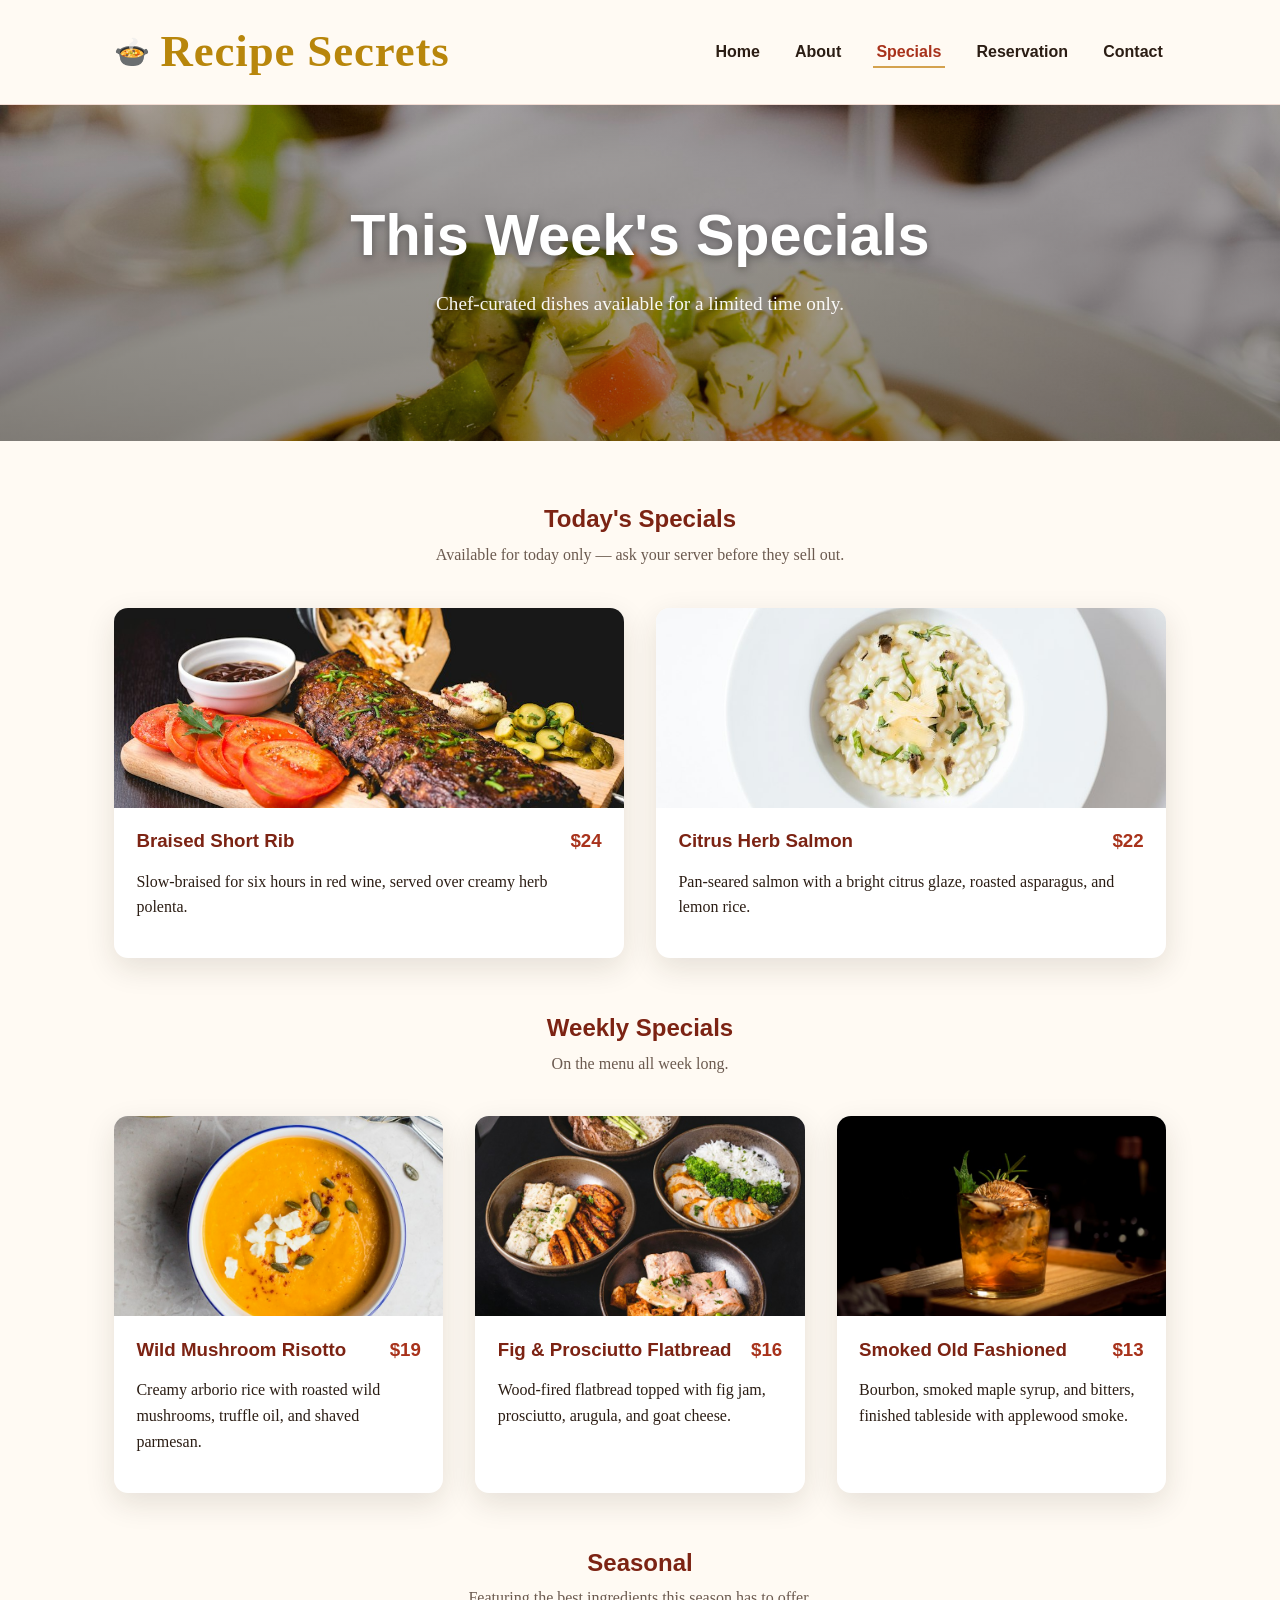
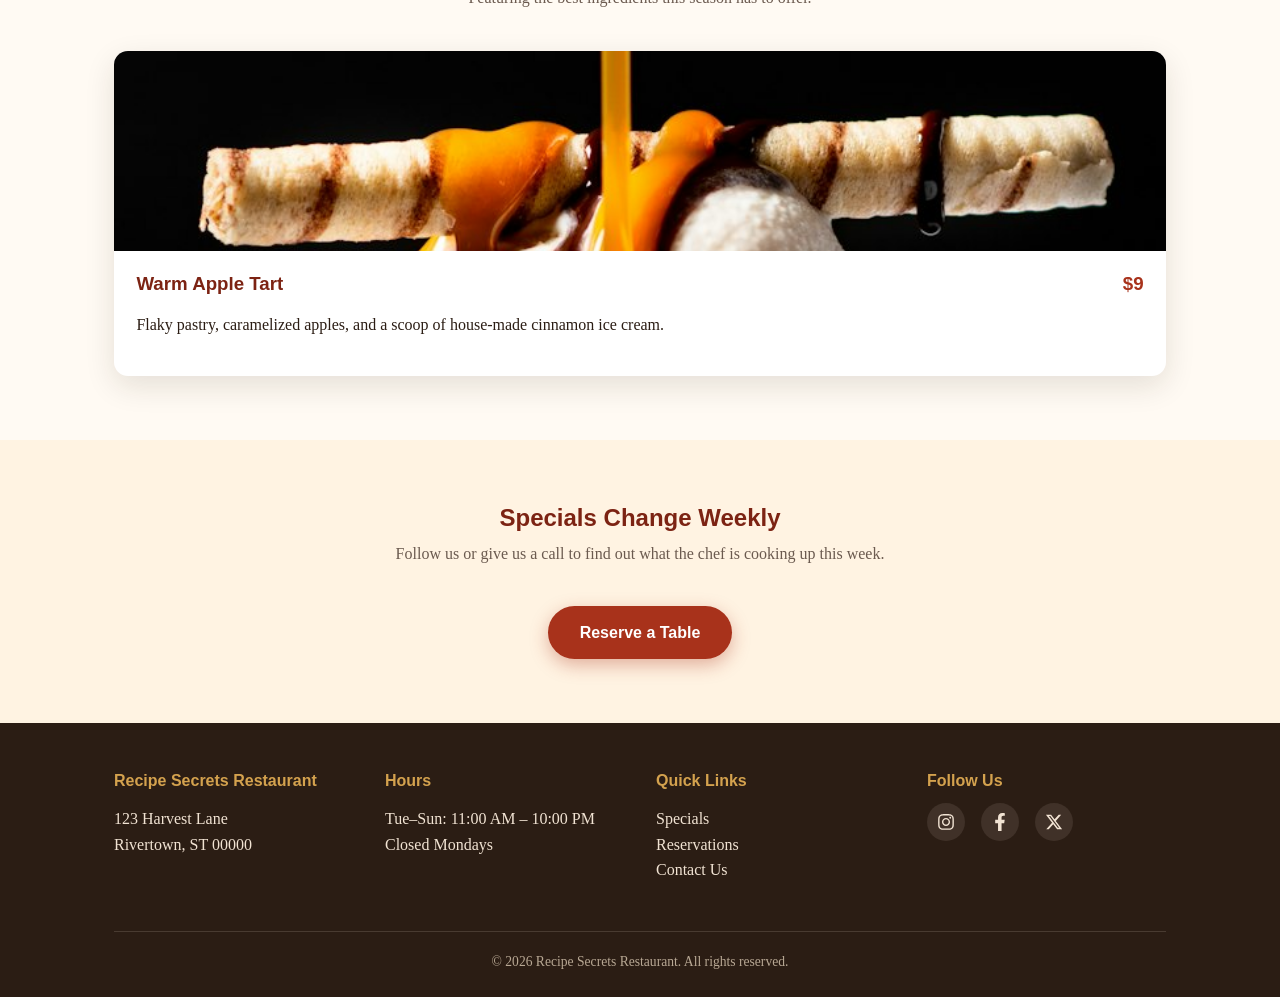
<file: specials.html>
<!doctype html>
<html lang="en">
<head>
  <meta charset="UTF-8" />
  <meta name="viewport" content="width=device-width, initial-scale=1.0" />
  <title>Specials | Recipe Secrets Restaurant</title>
  <meta name="description" content="Explore this week's chef specials at Recipe Secrets Restaurant." />

  <!-- Open Graph -->
  <meta property="og:type" content="website" />
  <meta property="og:title" content="Specials | Recipe Secrets Restaurant" />
  <meta property="og:description" content="Chef-curated dishes available for a limited time only." />
  <meta property="og:image" content="images/hero-specials.jpg" />

  <!-- Favicon: inline SVG, a cream "R" on a paprika-red circle -->
  <link rel="icon" type="image/svg+xml" href="data:image/svg+xml,%3Csvg xmlns='http://www.w3.org/2000/svg' viewBox='0 0 100 100'%3E%3Ccircle cx='50' cy='50' r='50' fill='%23a8321b'/%3E%3Ctext x='50' y='68' font-size='55' font-family='Georgia,serif' font-weight='bold' fill='%23fffaf3' text-anchor='middle'%3ER%3C/text%3E%3C/svg%3E">

  <link rel="stylesheet" href="css/style.css" />
</head>
<body>
  <header class="site-header">
    <nav class="nav">
      <a href="index.html" class="brand"><span class="brand-icon">🍲</span> Recipe Secrets</a>
      <button class="nav-toggle" aria-label="Toggle navigation" aria-expanded="false">
        <span></span><span></span><span></span>
      </button>
      <ul class="nav-links">
        <li><a href="index.html">Home</a></li>
        <li><a href="about.html">About</a></li>
        <li><a href="specials.html" aria-current="page">Specials</a></li>
        <li><a href="reservation.html">Reservation</a></li>
        <li><a href="contact.html">Contact</a></li>
      </ul>
    </nav>
  </header>

  <main>
    <section class="hero hero-small" style="background-image: url('images/hero-specials.jpg');">
      <div class="hero-content">
        <h1>This Week's Specials</h1>
        <p>Chef-curated dishes available for a limited time only.</p>
      </div>
    </section>

    <section>
      <div class="container">
        <!--
          Dish data lives in js/specials-data.js as a plain JS array (easy to edit).
          js/main.js reads that array and renders each dish into the matching
          grid below based on its "category" field (today / weekly / seasonal).
        -->
        <div id="today-specials" class="specials-group">
          <h2 class="section-title">Today's Specials</h2>
          <p class="section-subtitle">Available for today only — ask your server before they sell out.</p>
          <div class="grid grid-3"></div>
        </div>

        <div id="weekly-specials" class="specials-group">
          <h2 class="section-title">Weekly Specials</h2>
          <p class="section-subtitle">On the menu all week long.</p>
          <div class="grid grid-3"></div>
        </div>

        <div id="seasonal-specials" class="specials-group">
          <h2 class="section-title">Seasonal</h2>
          <p class="section-subtitle">Featuring the best ingredients this season has to offer.</p>
          <div class="grid grid-3"></div>
        </div>
      </div>
    </section>

    <section class="section-alt">
      <div class="container" style="text-align: center;">
        <h2 class="section-title">Specials Change Weekly</h2>
        <p class="section-subtitle">Follow us or give us a call to find out what the chef is cooking up this week.</p>
        <a href="reservation.html" class="btn">Reserve a Table</a>
      </div>
    </section>
  </main>

  <footer class="site-footer">
    <div class="container">
      <div class="footer-grid">
        <div>
          <h4>Recipe Secrets Restaurant</h4>
          <p>123 Harvest Lane<br />Rivertown, ST 00000</p>
        </div>
        <div>
          <h4>Hours</h4>
          <p>Tue–Sun: 11:00 AM – 10:00 PM<br />Closed Mondays</p>
        </div>
        <div>
          <h4>Quick Links</h4>
          <p>
            <a href="specials.html">Specials</a><br />
            <a href="reservation.html">Reservations</a><br />
            <a href="contact.html">Contact Us</a>
          </p>
        </div>
        <div>
          <h4>Follow Us</h4>
          <!-- Placeholder social links — replace with the restaurant's real profile URLs -->
          <div class="footer-social">
            <a href="https://instagram.com/example" aria-label="Recipe Secrets on Instagram" target="_blank" rel="noopener">
              <svg viewBox="0 0 448 512" aria-hidden="true"><path d="M224.1 141c-63.6 0-114.9 51.3-114.9 114.9s51.3 114.9 114.9 114.9S339 319.5 339 255.9 287.7 141 224.1 141zm0 189.6c-41.1 0-74.7-33.5-74.7-74.7s33.5-74.7 74.7-74.7 74.7 33.5 74.7 74.7-33.6 74.7-74.7 74.7zm146.4-194.3c0 14.9-12 26.8-26.8 26.8-14.9 0-26.8-12-26.8-26.8s12-26.8 26.8-26.8 26.8 12 26.8 26.8zm76.1 27.2c-1.7-35.9-9.9-67.7-36.2-93.9-26.2-26.2-58-34.4-93.9-36.2-37-2.1-147.9-2.1-184.9 0-35.8 1.7-67.6 9.9-93.9 36.1s-34.4 58-36.2 93.9c-2.1 37-2.1 147.9 0 184.9 1.7 35.9 9.9 67.7 36.2 93.9s58 34.4 93.9 36.2c37 2.1 147.9 2.1 184.9 0 35.9-1.7 67.7-9.9 93.9-36.2 26.2-26.2 34.4-58 36.2-93.9 2.1-37 2.1-147.8 0-184.8zM398.8 388c-7.8 19.6-22.9 34.7-42.6 42.6-29.5 11.7-99.5 9-132.1 9s-102.7 2.6-132.1-9c-19.6-7.8-34.7-22.9-42.6-42.6-11.7-29.5-9-99.5-9-132.1s-2.6-102.7 9-132.1c7.8-19.6 22.9-34.7 42.6-42.6 29.5-11.7 99.5-9 132.1-9s102.7-2.6 132.1 9c19.6 7.8 34.7 22.9 42.6 42.6 11.7 29.5 9 99.5 9 132.1s2.7 102.7-9 132.1z"/></svg>
            </a>
            <a href="https://facebook.com/example" aria-label="Recipe Secrets on Facebook" target="_blank" rel="noopener">
              <svg viewBox="0 0 320 512" aria-hidden="true"><path d="M279.14 288l14.22-92.66h-88.91v-66.5c0-25.35 12.42-50.06 52.24-50.06h40.42V6.26S260.43 0 225.36 0c-73.22 0-121.08 44.38-121.08 124.72v70.62H22.89V288h81.39v224h100.17V288z"/></svg>
            </a>
            <a href="https://x.com/example" aria-label="Recipe Secrets on X" target="_blank" rel="noopener">
              <svg viewBox="0 0 512 512" aria-hidden="true"><path d="M389.2 48h70.6L305.6 224.2 487 464H345L233.7 318.6 106.5 464H35.8l164.9-188.5L26.8 48H172.4L272.9 180.9 389.2 48zM364.4 421.8h39.1L151.1 88h-42L364.4 421.8z"/></svg>
            </a>
          </div>
        </div>
      </div>
      <div class="footer-bottom">
        &copy; 2026 Recipe Secrets Restaurant. All rights reserved.
      </div>
    </div>
  </footer>

  <script src="js/specials-data.js"></script>
  <script src="js/main.js"></script>
</body>
</html>
</file>
<file: css/style.css>
/* Recipe Secrets Restaurant — shared stylesheet */

:root {
  --color-bg: #fffaf3;
  --color-text: #2b1d14;
  --color-primary: #a8321b;
  --color-primary-dark: #7c2313;
  --color-accent: #d4a24e;
  --color-muted: #6b5a4f;
  --color-card: #ffffff;
  --shadow: 0 10px 30px rgba(43, 29, 20, 0.12);
  --radius: 14px;
  --max-width: 1100px;
}

* {
  box-sizing: border-box;
}

html {
  scroll-behavior: smooth;
}

body {
  margin: 0;
  font-family: "Georgia", "Times New Roman", serif;
  background: var(--color-bg);
  color: var(--color-text);
  line-height: 1.6;
}

h1, h2, h3, h4 {
  font-family: "Trebuchet MS", "Segoe UI", sans-serif;
  line-height: 1.2;
  margin-top: 0;
}

a {
  color: var(--color-primary);
}

a:focus-visible,
button:focus-visible,
.nav-toggle:focus-visible {
  outline: 3px solid var(--color-accent);
  outline-offset: 2px;
}

img {
  max-width: 100%;
  display: block;
}

.container {
  max-width: var(--max-width);
  margin: 0 auto;
  padding: 0 1.5rem;
}

/* ----- Header / Nav ----- */

.site-header {
  position: sticky;
  top: 0;
  z-index: 100;
  background: rgba(255, 250, 243, 0.95);
  backdrop-filter: blur(6px);
  border-bottom: 1px solid rgba(168, 50, 27, 0.15);
}

.nav {
  display: flex;
  align-items: center;
  justify-content: space-between;
  padding: 1rem 1.5rem;
  max-width: var(--max-width);
  margin: 0 auto;
}

.brand {
  display: flex;
  align-items: center;
  gap: 0.6rem;
  font-size: 2.8rem;
  font-weight: bold;
  color: #b8860b;
  text-decoration: none;
  letter-spacing: 0.02em;
}

.brand .brand-icon {
  font-size: 1.8rem;
}

.nav-toggle {
  display: none;
  flex-direction: column;
  gap: 5px;
  background: none;
  border: none;
  cursor: pointer;
  padding: 6px;
}

.nav-toggle span {
  width: 26px;
  height: 3px;
  background: var(--color-primary-dark);
  border-radius: 2px;
}

.nav-links {
  display: flex;
  gap: 1.8rem;
  list-style: none;
  margin: 0;
  padding: 0;
}

.nav-links a {
  text-decoration: none;
  color: var(--color-text);
  font-family: "Trebuchet MS", "Segoe UI", sans-serif;
  font-weight: 600;
  padding: 0.4rem 0.2rem;
  border-bottom: 2px solid transparent;
  transition: border-color 0.2s ease, color 0.2s ease;
}

.nav-links a:hover,
.nav-links a[aria-current="page"] {
  color: var(--color-primary);
  border-bottom-color: var(--color-accent);
}

/* ----- Hero ----- */

.hero {
  position: relative;
  min-height: 60vh;
  display: flex;
  align-items: center;
  justify-content: center;
  text-align: center;
  color: #fff;
  background-size: cover;
  background-position: center;
  isolation: isolate;
}

.hero::before {
  content: "";
  position: absolute;
  inset: 0;
  background: linear-gradient(180deg, rgba(20, 10, 5, 0.3), rgba(20, 10, 5, 0.45));
  z-index: -1;
}

.hero-content {
  max-width: 700px;
  padding: 2rem 1.5rem;
}

.hero h1 {
  font-size: clamp(2.2rem, 5vw, 3.6rem);
  margin-bottom: 0.6rem;
  text-shadow: 0 2px 10px rgba(0, 0, 0, 0.4);
}

.hero p {
  font-size: 1.2rem;
  margin-bottom: 1.6rem;
  opacity: 0.95;
}

.hero.hero-small {
  min-height: 34vh;
}

/* ----- Buttons ----- */

.btn {
  display: inline-block;
  padding: 0.85rem 2rem;
  background: var(--color-primary);
  color: #fff;
  border: none;
  border-radius: 50px;
  font-family: "Trebuchet MS", "Segoe UI", sans-serif;
  font-weight: 700;
  font-size: 1rem;
  text-decoration: none;
  cursor: pointer;
  transition: transform 0.15s ease, background 0.2s ease, box-shadow 0.2s ease;
  box-shadow: 0 6px 18px rgba(168, 50, 27, 0.35);
}

.btn:hover {
  background: var(--color-primary-dark);
  transform: translateY(-2px);
}

.btn.btn-outline {
  background: transparent;
  border: 2px solid #fff;
  box-shadow: none;
}

.btn.btn-outline:hover {
  background: rgba(255, 255, 255, 0.15);
}

/* ----- Sections ----- */

section {
  padding: 4rem 0;
}

.section-title {
  text-align: center;
  margin-bottom: 0.5rem;
  color: var(--color-primary-dark);
}

.section-subtitle {
  text-align: center;
  color: var(--color-muted);
  max-width: 600px;
  margin: 0 auto 2.5rem;
}

.section-alt {
  background: #fff3e2;
}

/* ----- Grids / Cards ----- */

.grid {
  display: grid;
  gap: 2rem;
}

.grid-3 {
  grid-template-columns: repeat(auto-fit, minmax(240px, 1fr));
}

.grid-2 {
  grid-template-columns: repeat(auto-fit, minmax(280px, 1fr));
  align-items: center;
}

.card {
  background: var(--color-card);
  border-radius: var(--radius);
  overflow: hidden;
  box-shadow: var(--shadow);
  transition: transform 0.2s ease, box-shadow 0.2s ease;
}

.card:hover {
  transform: translateY(-6px);
  box-shadow: 0 16px 36px rgba(43, 29, 20, 0.2);
}

.card-img-wrap {
  overflow: hidden;
  display: block;
}

.card img,
.card-img-wrap img {
  width: 100%;
  height: 200px;
  object-fit: cover;
  display: block;
  transition: transform 0.4s ease;
}

.card:hover img {
  transform: scale(1.08);
}

/* Ambience gallery images also get the hover-zoom treatment */
.gallery-item {
  overflow: hidden;
  border-radius: var(--radius);
  box-shadow: var(--shadow);
  display: block;
}

.gallery-item img {
  width: 100%;
  height: 220px;
  object-fit: cover;
  display: block;
  transition: transform 0.4s ease;
}

.gallery-item:hover img {
  transform: scale(1.08);
}

.card-body {
  padding: 1.4rem;
}

.card-body h3 {
  color: var(--color-primary-dark);
  margin-bottom: 0.4rem;
}

.specials-group {
  margin-bottom: 3.5rem;
}

.specials-group:last-child {
  margin-bottom: 0;
}

.price-tag {
  float: right;
  color: var(--color-primary);
  font-weight: bold;
}

/* ----- Forms ----- */

.form-card {
  background: var(--color-card);
  border-radius: var(--radius);
  box-shadow: var(--shadow);
  padding: 2.2rem;
  max-width: 600px;
  margin: 0 auto;
}

label {
  display: block;
  font-weight: 700;
  font-family: "Trebuchet MS", "Segoe UI", sans-serif;
  margin-bottom: 0.3rem;
  margin-top: 1.1rem;
}

input,
textarea,
select {
  width: 100%;
  padding: 0.75rem;
  border: 1px solid #dcccb8;
  border-radius: 8px;
  font-size: 1rem;
  font-family: inherit;
  background: #fffdf9;
}

input:focus,
textarea:focus,
select:focus {
  outline: 2px solid var(--color-accent);
  border-color: var(--color-accent);
}

.form-actions {
  margin-top: 1.6rem;
}

.form-note {
  margin-top: 1rem;
  font-size: 0.9rem;
  color: var(--color-muted);
}

.form-success {
  display: none;
  margin-top: 1.5rem;
  padding: 1rem;
  border-radius: 10px;
  background: #e7f6e9;
  color: #1f5e2c;
  font-family: "Trebuchet MS", "Segoe UI", sans-serif;
}

.form-success.visible {
  display: block;
}

.error-text {
  color: var(--color-primary);
  font-size: 0.85rem;
  font-family: "Trebuchet MS", "Segoe UI", sans-serif;
  display: none;
  margin-top: 0.2rem;
}

.field-invalid input,
.field-invalid textarea,
.field-invalid select {
  border-color: var(--color-primary);
}

.field-invalid .error-text {
  display: block;
}

/* ----- Info blocks ----- */

.info-list {
  list-style: none;
  padding: 0;
  margin: 0;
}

.info-list li {
  display: flex;
  gap: 0.8rem;
  margin-bottom: 1.1rem;
  align-items: flex-start;
}

.info-list .icon {
  font-size: 1.4rem;
}

.quote {
  font-style: italic;
  font-size: 1.3rem;
  text-align: center;
  max-width: 700px;
  margin: 0 auto;
  color: var(--color-primary-dark);
}

.rounded-photo-wrap {
  overflow: hidden;
  border-radius: var(--radius);
  box-shadow: var(--shadow);
  display: block;
}

.rounded-photo-wrap img {
  display: block;
  width: 100%;
  transition: transform 0.4s ease;
}

.rounded-photo-wrap:hover img {
  transform: scale(1.06);
}

.rounded-photo {
  border-radius: var(--radius);
  box-shadow: var(--shadow);
}

/* ----- Testimonials strip ----- */

.testimonial-strip {
  display: grid;
  gap: 1.5rem;
  grid-template-columns: repeat(auto-fit, minmax(240px, 1fr));
}

.testimonial {
  background: var(--color-card);
  border-radius: var(--radius);
  box-shadow: var(--shadow);
  padding: 1.6rem;
  text-align: center;
}

.testimonial p.quote {
  font-size: 1.05rem;
  margin-bottom: 0.8rem;
}

.testimonial cite {
  display: block;
  font-style: normal;
  font-weight: 700;
  color: var(--color-primary-dark);
  font-family: "Trebuchet MS", "Segoe UI", sans-serif;
}

/* ----- Footer social icons ----- */

.footer-social {
  display: flex;
  gap: 1rem;
  margin-top: 0.8rem;
}

.footer-social a {
  display: inline-flex;
  align-items: center;
  justify-content: center;
  width: 38px;
  height: 38px;
  border-radius: 50%;
  background: rgba(241, 227, 211, 0.1);
  transition: background 0.2s ease, transform 0.2s ease;
}

.footer-social a:hover {
  background: var(--color-accent);
  transform: translateY(-2px);
}

.footer-social svg {
  width: 18px;
  height: 18px;
  fill: #f1e3d3;
}

.footer-social a:hover svg {
  fill: #2b1d14;
}

/* ----- Scroll-reveal animations ----- */

.reveal {
  opacity: 0;
  transform: translateY(24px);
  transition: opacity 0.6s ease, transform 0.6s ease;
}

.reveal.visible {
  opacity: 1;
  transform: translateY(0);
}

@media (prefers-reduced-motion: reduce) {
  .reveal {
    opacity: 1;
    transform: none;
    transition: none;
  }
}

/* ----- Footer ----- */

.site-footer {
  background: #2b1d14;
  color: #f1e3d3;
  padding: 3rem 0 1.5rem;
}

.footer-grid {
  display: grid;
  grid-template-columns: repeat(auto-fit, minmax(200px, 1fr));
  gap: 2rem;
  margin-bottom: 2rem;
}

.footer-grid h4 {
  color: var(--color-accent);
  margin-bottom: 0.8rem;
}

.site-footer a {
  color: #f1e3d3;
  text-decoration: none;
}

.site-footer a:hover {
  color: var(--color-accent);
}

.footer-bottom {
  text-align: center;
  font-size: 0.85rem;
  border-top: 1px solid rgba(241, 227, 211, 0.15);
  padding-top: 1.2rem;
  color: #b8a894;
}

/* ----- Responsive ----- */

@media (max-width: 760px) {
  .brand {
    font-size: 1.6rem;
  }

  .nav-toggle {
    display: flex;
  }

  .nav-links {
    position: absolute;
    top: 100%;
    left: 0;
    right: 0;
    background: var(--color-bg);
    flex-direction: column;
    gap: 0;
    display: none;
    border-bottom: 1px solid rgba(168, 50, 27, 0.15);
  }

  .nav-links.open {
    display: flex;
  }

  .nav-links li {
    border-top: 1px solid rgba(168, 50, 27, 0.1);
  }

  .nav-links a {
    display: block;
    padding: 1rem 1.5rem;
  }
}
</file>
